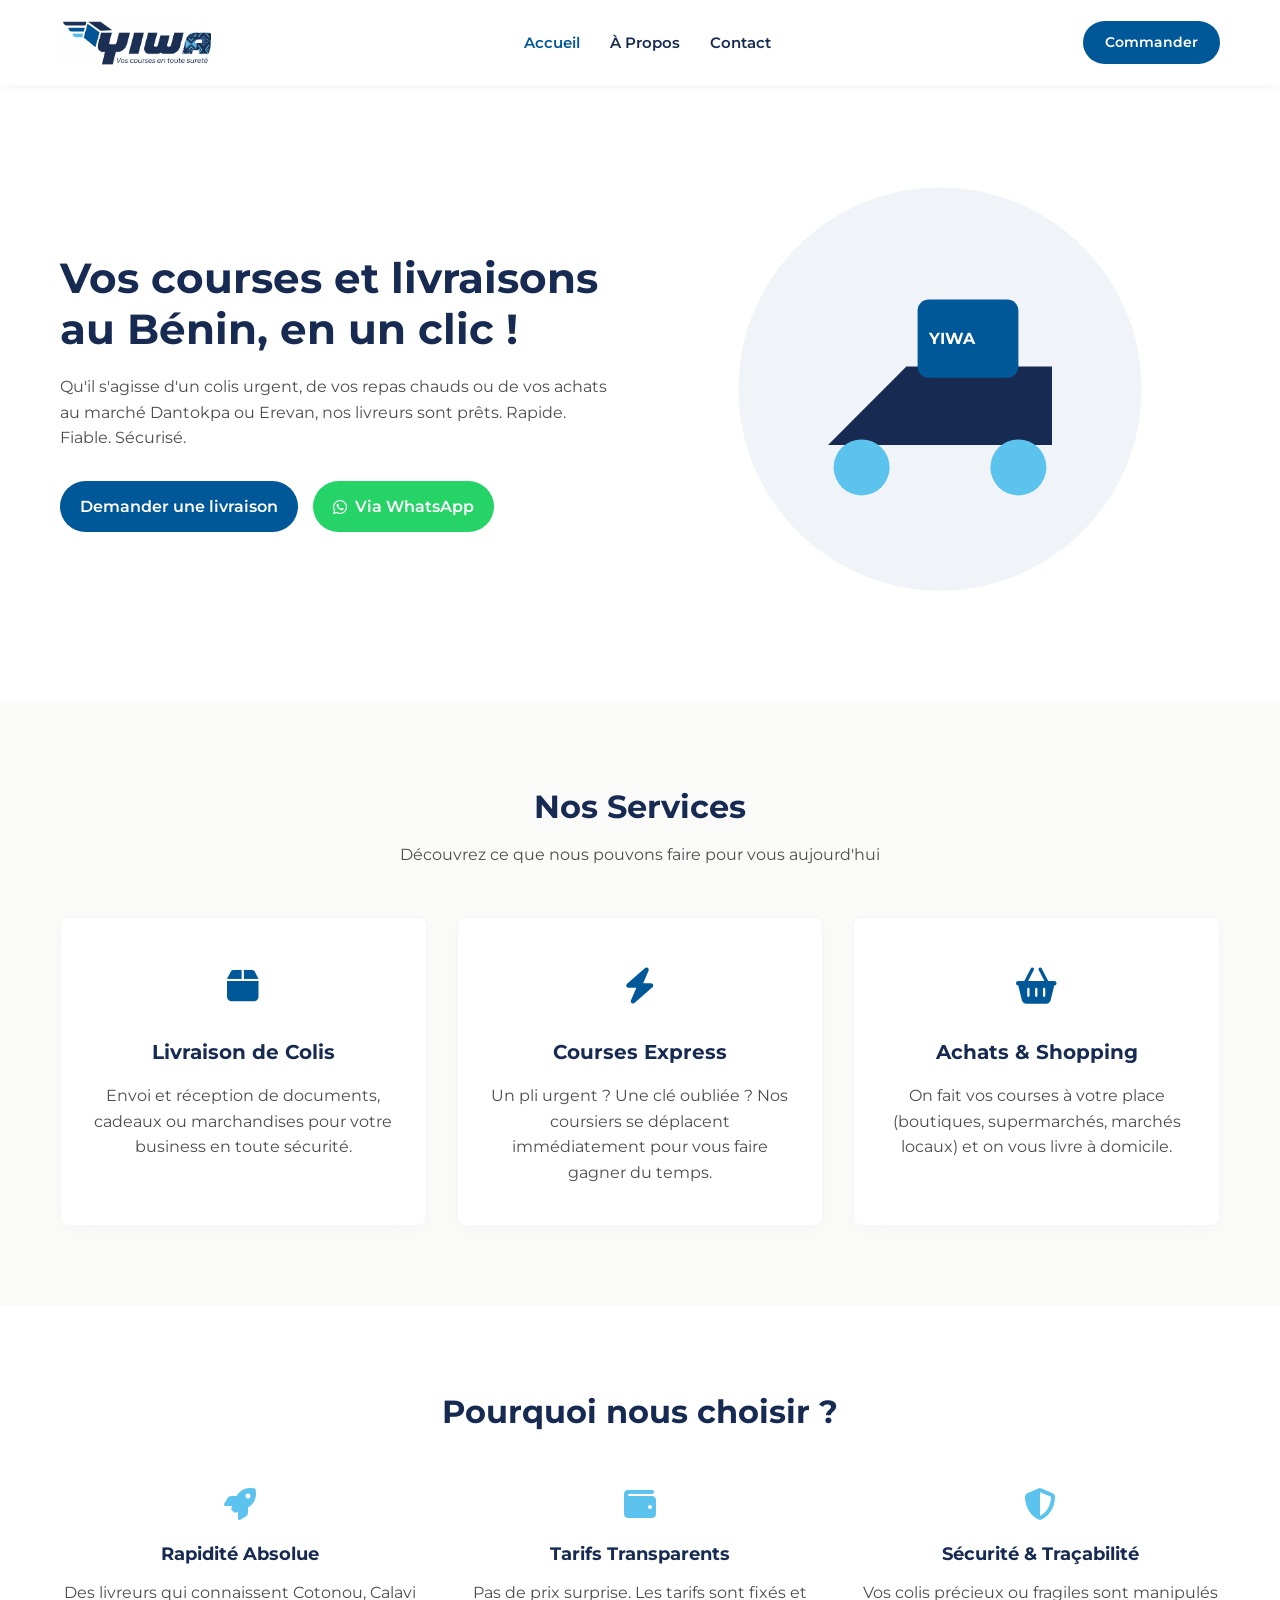
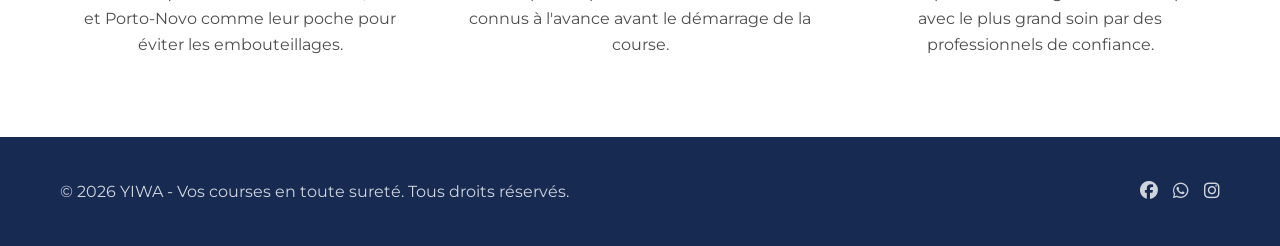
<file: index.html>
<!DOCTYPE html>
<html lang="fr">
<head>
    <meta charset="UTF-8">
    <meta name="viewport" content="width=device-width, initial-scale=1.0">
    <title>YIWA | Vos courses en toute sureté</title>
    
    <!-- Google Fonts - Typographie Officielle Montserrat -->
    <link rel="preconnect" href="https://fonts.googleapis.com">
    <link rel="preconnect" href="https://fonts.gstatic.com" crossorigin>
    <link href="https://fonts.googleapis.com/css2?family=Montserrat:ital,wght@0,400;0,600;0,700;1,400&display=swap" rel="stylesheet">
    
    <!-- FontAwesome for Icons -->
    <link rel="stylesheet" href="https://cdnjs.cloudflare.com/ajax/libs/font-awesome/6.4.0/css/all.min.css">
    <link rel="stylesheet" href="styles.css">
</head>
<body>

    <!-- Header / Navbar -->
    <header>
        <div class="container navbar">
            <!-- Intégration du Logotype sous forme d'image conforme à la charte -->
            <a href="index.html" class="logo">
                <img src="images/logo.png" alt="YIWA - Vos courses en toute sureté" title="YIWA">
            </a>
            <nav>
                <ul class="nav-links">
                    <li><a href="index.html" class="active-link">Accueil</a></li>
                    <li><a href="about.html">À Propos</a></li>
                    <li><a href="contact.html">Contact</a></li>
                </ul>
            </nav>
            <a href="contact.html" class="btn btn-primary nav-btn">Commander</a>
            <button class="menu-toggle" id="mobile-menu"><i class="fas fa-bars"></i></button>
        </div>
    </header>

    <!-- Hero Section -->
    <section class="hero">
        <div class="container hero-grid">
            <div class="hero-content">
                <h1>Vos courses et livraisons au Bénin, en un clic !</h1>
                <p>Qu'il s'agisse d'un colis urgent, de vos repas chauds ou de vos achats au marché Dantokpa ou Erevan, nos livreurs sont prêts. Rapide. Fiable. Sécurisé.</p>
                <div class="hero-buttons">
                    <a href="contact.html" class="btn btn-primary">Demander une livraison</a>
                    <a href="https://wa.me/2290157485666" target="_blank" class="btn btn-whatsapp"><i class="fab fa-whatsapp"></i> Via WhatsApp</a>
                </div>
            </div>
            <div class="hero-image">
                <!-- SVG réajusté avec la palette colorimétrique YIWA (Bleu Nuit #172B52 & Bleu Roi #005898) -->
                <svg viewBox="0 0 500 400" width="100%" height="100%">
                    <circle cx="250" cy="200" r="180" fill="#F0F4F8"/>
                    <path d="M150,250 L220,180 L350,180 L350,250 Z" fill="#172B52"/>
                    <circle cx="180" cy="270" r="25" fill="#5CC3EF"/>
                    <circle cx="320" cy="270" r="25" fill="#5CC3EF"/>
                    <rect x="230" y="120" width="90" height="70" rx="10" fill="#005898"/>
                    <text x="240" y="160" fill="white" font-family="Montserrat" font-weight="bold" font-size="14">YIWA</text>
                </svg>
            </div>
        </div>
    </section>

    <!-- Services Section -->
    <section class="services">
        <div class="container">
            <div class="section-title">
                <h2>Nos Services</h2>
                <p>Découvrez ce que nous pouvons faire pour vous aujourd'hui</p>
            </div>
            <div class="services-grid">
                <!-- Service 1 -->
                <div class="service-card">
                    <div class="service-icon"><i class="fas fa-box"></i></div>
                    <h3>Livraison de Colis</h3>
                    <p>Envoi et réception de documents, cadeaux ou marchandises pour votre business en toute sécurité.</p>
                </div>
                <!-- Service 2 -->
                <div class="service-card">
                    <div class="service-icon"><i class="fas fa-bolt"></i></div>
                    <h3>Courses Express</h3>
                    <p>Un pli urgent ? Une clé oubliée ? Nos coursiers se déplacent immédiatement pour vous faire gagner du temps.</p>
                </div>
                <!-- Service 3 -->
                <div class="service-card">
                    <div class="service-icon"><i class="fas fa-shopping-basket"></i></div>
                    <h3>Achats & Shopping</h3>
                    <p>On fait vos courses à votre place (boutiques, supermarchés, marchés locaux) et on vous livre à domicile.</p>
                </div>
            </div>
        </div>
    </section>

    <!-- Pourquoi Nous -->
    <section class="why-us">
        <div class="container">
            <div class="section-title">
                <h2>Pourquoi nous choisir ?</h2>
            </div>
            <div class="why-grid">
                <div class="why-item">
                    <i class="fas fa-rocket"></i>
                    <h4>Rapidité Absolue</h4>
                    <p>Des livreurs qui connaissent Cotonou, Calavi et Porto-Novo comme leur poche pour éviter les embouteillages.</p>
                </div>
                <div class="why-item">
                    <i class="fas fa-wallet"></i>
                    <h4>Tarifs Transparents</h4>
                    <p>Pas de prix surprise. Les tarifs sont fixés et connus à l'avance avant le démarrage de la course.</p>
                </div>
                <div class="why-item">
                    <i class="fas fa-shield-alt"></i>
                    <h4>Sécurité & Traçabilité</h4>
                    <p>Vos colis précieux ou fragiles sont manipulés avec le plus grand soin par des professionnels de confiance.</p>
                </div>
            </div>
        </div>
    </section>

    <!-- Footer -->
    <footer>
        <div class="container footer-content">
            <p>&copy; 2026 YIWA - Vos courses en toute sureté. Tous droits réservés.</p>
            <div class="socials">
                <a href="#"><i class="fab fa-facebook"></i></a>
                <a href="https://wa.me/2290157485666" target="_blank"><i class="fab fa-whatsapp"></i></a>
                <a href="#"><i class="fab fa-instagram"></i></a>
            </div>
        </div>
    </footer>

    <script src="script.js"></script>
</body>
</html>
</file>
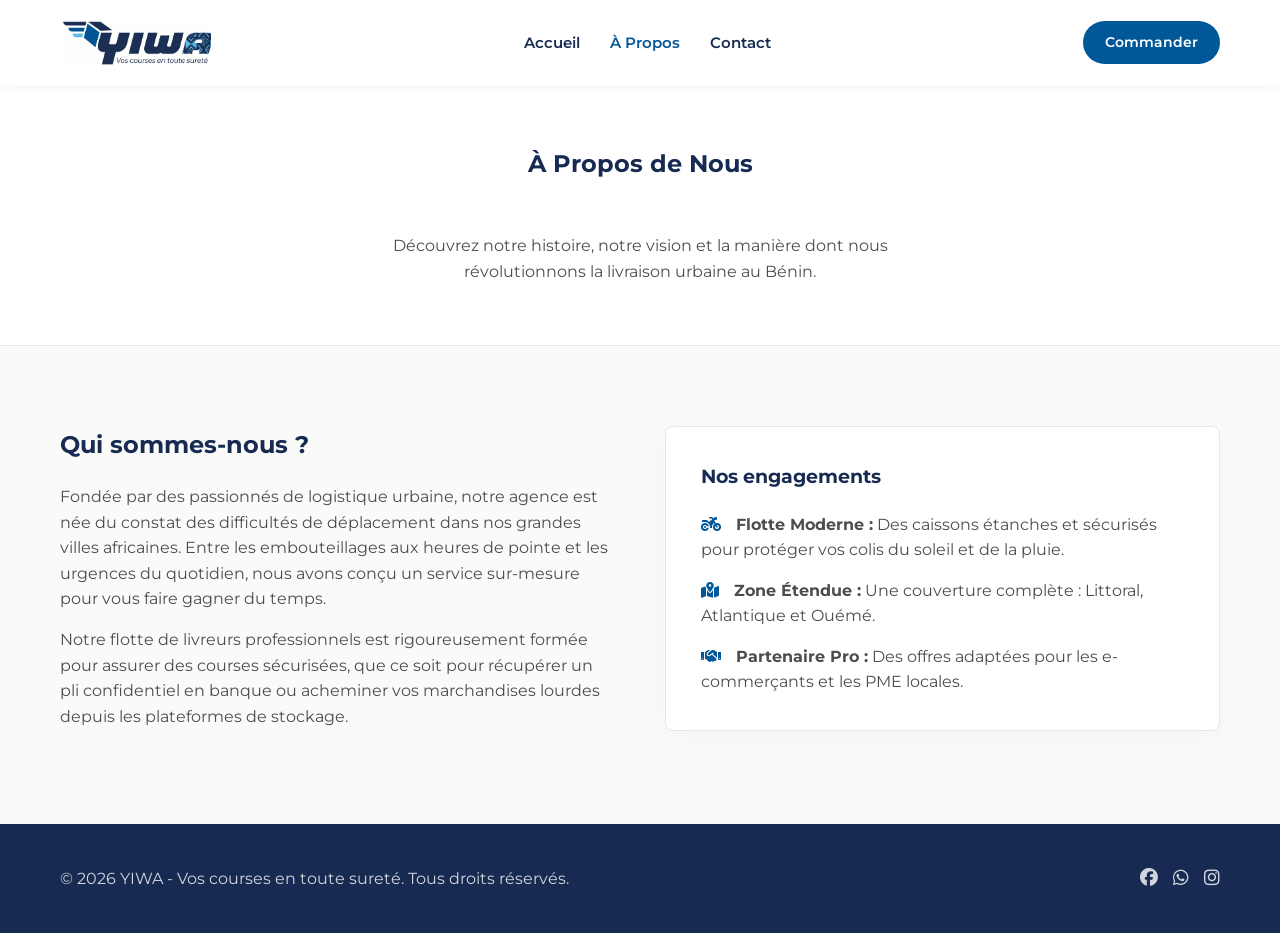
<file: about.html>
<!DOCTYPE html>
<html lang="fr">
<head>
    <meta charset="UTF-8">
    <meta name="viewport" content="width=device-width, initial-scale=1.0">
    <title>YIWA | À Propos</title>
    <!-- Google Fonts - Montserrat (Charte Officielle) -->
    <link rel="preconnect" href="https://fonts.googleapis.com">
    <link rel="preconnect" href="https://fonts.gstatic.com" crossorigin>
    <link href="https://fonts.googleapis.com/css2?family=Montserrat:ital,wght@0,300;0,400;0,600;0,700;1,400&display=swap" rel="stylesheet">
    <!-- FontAwesome for Icons -->
    <link rel="stylesheet" href="https://cdnjs.cloudflare.com/ajax/libs/font-awesome/6.4.0/css/all.min.css">
    <link rel="stylesheet" href="styles.css">
</head>
<body>

    <!-- Header / Navbar -->
    <header>
        <div class="container navbar">
            <a href="index.html" class="logo">
                <img src="images/logo.png" alt="YIWA - Vos courses en toute sureté" title="YIWA">
            </a>
            <nav>
                <ul class="nav-links">
                    <li><a href="index.html">Accueil</a></li>
                    <li><a href="about.html" class="active-link">À Propos</a></li>
                    <li><a href="contact.html">Contact</a></li>
                </ul>
            </nav>
            <a href="contact.html" class="btn btn-primary nav-btn">Commander</a>
            <button class="menu-toggle" id="mobile-menu"><i class="fas fa-bars"></i></button>
        </div>
    </header>

    <!-- Section Titre de la Page -->
    <section class="page-header">
        <div class="container">
            <h1 class="section-title">À Propos de Nous</h1>
            <p style="text-align: center; max-width: 600px; margin: 0 auto; color: #4D4D4D;">Découvrez notre histoire, notre vision et la manière dont nous révolutionnons la livraison urbaine au Bénin.</p>
        </div>
    </section>

    <!-- Contenu À Propos -->
    <section class="about-content container">
        <div class="about-grid">
            <div class="about-text">
                <h2>Qui sommes-nous ?</h2>
                <p>Fondée par des passionnés de logistique urbaine, notre agence est née du constat des difficultés de déplacement dans nos grandes villes africaines. Entre les embouteillages aux heures de pointe et les urgences du quotidien, nous avons conçu un service sur-mesure pour vous faire gagner du temps.</p>
                <p>Notre flotte de livreurs professionnels est rigoureusement formée pour assurer des courses sécurisées, que ce soit pour récupérer un pli confidentiel en banque ou acheminer vos marchandises lourdes depuis les plateformes de stockage.</p>
            </div>
            <div class="about-values-box card">
                <h3 style="margin-bottom: 20px; color: #172B52;">Nos engagements</h3>
                <ul class="values-list" style="list-style: none; display: flex; flex-direction: column; gap: 15px;">
                    <li><strong><i class="fas fa-motorcycle" style="color: #005898; margin-right: 10px;"></i> Flotte Moderne :</strong> Des caissons étanches et sécurisés pour protéger vos colis du soleil et de la pluie.</li>
                    <li><strong><i class="fas fa-map-marked-alt" style="color: #005898; margin-right: 10px;"></i> Zone Étendue :</strong> Une couverture complète : Littoral, Atlantique et Ouémé.</li>
                    <li><strong><i class="fas fa-handshake" style="color: #005898; margin-right: 10px;"></i> Partenaire Pro :</strong> Des offres adaptées pour les e-commerçants et les PME locales.</li>
                </ul>
            </div>
        </div>
    </section>

    <!-- Footer -->
    <footer>
        <div class="container footer-content">
            <p>&copy; 2026 YIWA - Vos courses en toute sureté. Tous droits réservés.</p>
            <div class="socials">
                <a href="#"><i class="fab fa-facebook"></i></a>
                <a href="https://wa.me/2290157485666" target="_blank"><i class="fab fa-whatsapp"></i></a>
                <a href="#"><i class="fab fa-instagram"></i></a>
            </div>
        </div>
    </footer>

    <script src="script.js"></script>
</body>
</html>
</file>
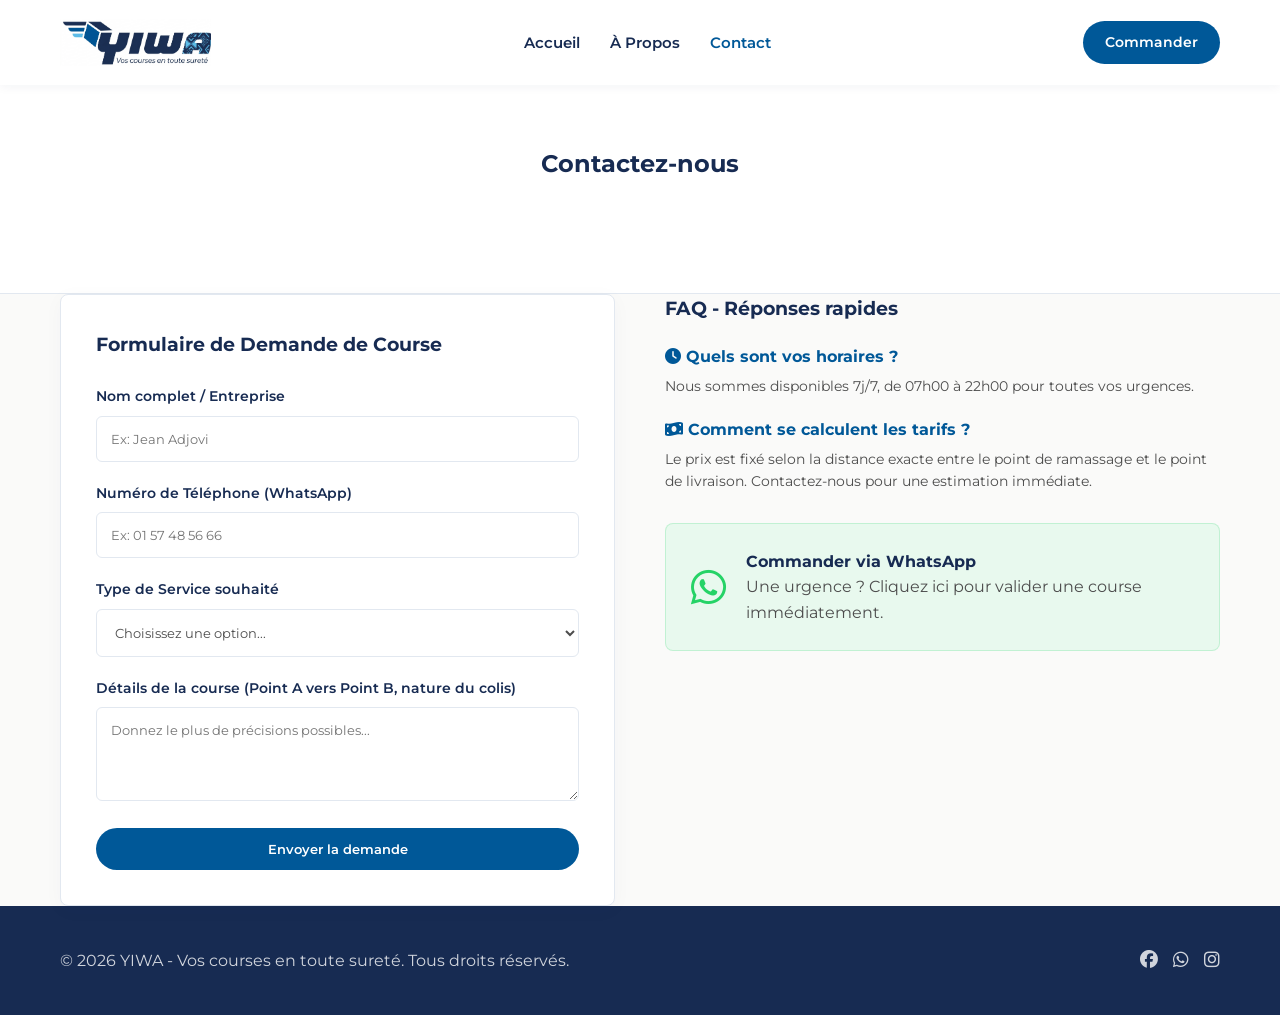
<file: contact.html>
<!DOCTYPE html>
<html lang="fr">
<head>
    <meta charset="UTF-8">
    <meta name="viewport" content="width=device-width, initial-scale=1.0">
    <title>YIWA | Contact</title>
    <!-- Google Fonts - Montserrat (Charte Officielle) -->
    <link rel="preconnect" href="https://fonts.googleapis.com">
    <link rel="preconnect" href="https://fonts.gstatic.com" crossorigin>
    <link href="https://fonts.googleapis.com/css2?family=Montserrat:ital,wght@0,300;0,400;0,600;0,700;1,400&display=swap" rel="stylesheet">
    <!-- FontAwesome for Icons -->
    <link rel="stylesheet" href="https://cdnjs.cloudflare.com/ajax/libs/font-awesome/6.4.0/css/all.min.css">
    <link rel="stylesheet" href="styles.css">
</head>
<body>

    <!-- Header / Navbar -->
    <header>
        <div class="container navbar">
            <a href="index.html" class="logo">
                <img src="images/logo.png" alt="YIWA - Vos courses en toute sureté" title="YIWA">
            </a>
            <nav>
                <ul class="nav-links">
                    <li><a href="index.html">Accueil</a></li>
                    <li><a href="about.html">À Propos</a></li>
                    <li><a href="contact.html" class="active-link">Contact</a></li>
                </ul>
            </nav>
            <a href="contact.html" class="btn btn-primary nav-btn">Commander</a>
            <button class="menu-toggle" id="mobile-menu"><i class="fas fa-bars"></i></button>
        </div>
    </header>

    <!-- Section Titre de la Page -->
    <section class="page-header">
        <div class="container">
            <h1 class="section-title">Contactez-nous</h1>
        </div>
    </section>

    <!-- Formulaire et Infos de Contact -->
    <section class="container">
        <div class="contact-grid">
            <!-- Formulaire à gauche -->
            <div class="card">
                <h3 style="margin-bottom: 25px; color: #172B52;">Formulaire de Demande de Course</h3>
                <form id="deliveryForm">
                    <div class="form-group">
                        <label for="name">Nom complet / Entreprise</label>
                        <input type="text" id="name" class="form-control" placeholder="Ex: Jean Adjovi" required>
                    </div>
                    <div class="form-group">
                        <label for="phone">Numéro de Téléphone (WhatsApp)</label>
                        <input type="tel" id="phone" class="form-control" placeholder="Ex: 01 57 48 56 66" required>
                    </div>
                    <div class="form-group">
                        <label for="service">Type de Service souhaité</label>
                        <select id="service" class="form-control" required>
                            <option value="" disabled selected>Choisissez une option...</option>
                            <option value="Livraison de colis">Livraison de Colis</option>
                            <option value="Course Express">Course Express (Urgente)</option>
                            <option value="Achats & Marché">Achats & Shopping</option>
                        </select>
                    </div>
                    <div class="form-group">
                        <label for="details">Détails de la course (Point A vers Point B, nature du colis)</label>
                        <textarea id="details" class="form-control" rows="4" placeholder="Donnez le plus de précisions possibles..." required></textarea>
                    </div>
                    <button type="submit" class="btn btn-primary" style="width: 100%;">Envoyer la demande</button>
                </form>
            </div>

            <!-- FAQ & Liens à droite -->
            <div class="contact-info">
                <h3 style="color: #172B52; margin-bottom: 20px;">FAQ - Réponses rapides</h3>
                
                <div class="faq-item" style="margin-bottom: 20px;">
                    <h4 style="color: #005898; font-size: 16px; margin-bottom: 5px;"><i class="fas fa-clock"></i> Quels sont vos horaires ?</h4>
                    <p style="font-size: 14px; color: #4D4D4D;">Nous sommes disponibles 7j/7, de 07h00 à 22h00 pour toutes vos urgences.</p>
                </div>

                <div class="faq-item" style="margin-bottom: 20px;">
                    <h4 style="color: #005898; font-size: 16px; margin-bottom: 5px;"><i class="fas fa-money-bill-wave"></i> Comment se calculent les tarifs ?</h4>
                    <p style="font-size: 14px; color: #4D4D4D;">Le prix est fixé selon la distance exacte entre le point de ramassage et le point de livraison. Contactez-nous pour une estimation immédiate.</p>
                </div>

                <a href="https://wa.me/2290157485666" target="_blank" class="whatsapp-card">
                    <i class="fab fa-whatsapp"></i>
                    <div>
                        <h4>Commander via WhatsApp</h4>
                        <p>Une urgence ? Cliquez ici pour valider une course immédiatement.</p>
                    </div>
                </a>
            </div>
        </div>
    </section>

    <!-- Footer -->
    <footer>
        <div class="container footer-content">
            <p>&copy; 2026 YIWA - Vos courses en toute sureté. Tous droits réservés.</p>
            <div class="socials">
                <a href="#"><i class="fab fa-facebook"></i></a>
                <a href="https://wa.me/2290157485666" target="_blank"><i class="fab fa-whatsapp"></i></a>
                <a href="#"><i class="fab fa-instagram"></i></a>
            </div>
        </div>
    </footer>

    <script src="script.js"></script>
</body>
</html>
</file>
<file: styles.css>
:root {
    --yiwa-dark: #172B52;       /* Bleu Nuit */
    --yiwa-primary: #005898;    /* Bleu Roi */
    --yiwa-light-blue: #5CC3EF; /* Bleu Ciel */
    --yiwa-text: #4D4D4D;       /* Gris Foncé pour paragraphes */
    
    /* Couleurs structurelles */
    --white: #FFFFFF;
    --light-bg: #FAFAF9;
    --whatsapp-color: #25D366;
    --border-color: #E2E8F0;
    
    --transition: all 0.3s ease;
}


* {
    margin: 0;
    padding: 0;
    box-sizing: border-box;
}

body {
    font-family: 'Montserrat', sans-serif;
    background-color: var(--light-bg);
    color: var(--yiwa-text);
    line-height: 1.6;
}

h1, h2, h3, h4, h5, h6 {
    color: var(--yiwa-dark);
    font-weight: 700;
}

p {
    color: var(--yiwa-text);
}

a {
    text-decoration: none;
    color: inherit;
    transition: var(--transition);
}

.container {
    max-width: 1200px;
    margin: 0 auto;
    padding: 0 20px;
}

header {
    background-color: var(--white);
    box-shadow: 0 2px 10px rgba(23, 43, 82, 0.05);
    position: sticky;
    top: 0;
    z-index: 1000;
    height: 85px;
    display: flex;
    align-items: center;
}

.navbar {
    display: flex;
    justify-content: space-between;
    align-items: center;
    width: 100%;
}

.logo img {
    height: 48px;
    width: auto;
    display: block;
    object-fit: contain;
}

.nav-links {
    display: flex;
    list-style: none;
    gap: 30px;
}

.nav-links a {
    font-weight: 600;
    font-size: 15px;
    color: var(--yiwa-dark);
}

.nav-links a:hover,
.nav-links a.active-link {
    color: var(--yiwa-primary);
}

.menu-toggle {
    display: none;
    font-size: 24px;
    color: var(--yiwa-dark);
    background: none;
    border: none;
    cursor: pointer;
}

  
.btn {
    display: inline-block;
    padding: 13px 20px;
    font-weight: 600;
    border-radius: 90px;
    cursor: pointer;
    
    font-family: 'Montserrat', sans-serif;
    transition: var(--transition);
    text-align: center;

    border: none;               /* Supprime la bordure grise par défaut des mobiles */
    outline: none;              /* Supprime le contour bleu/noir au clic sur mobile */
    -webkit-appearance: none;   /* Force iOS/Safari à abandonner son design de bouton natif */
    appearance: none;
}

.btn-primary {
    background-color: var(--yiwa-primary);
    color: var(--white);
}

.btn-primary:hover {
    background-color: var(--yiwa-dark);
    transform: translateY(-2px);
}

.btn-whatsapp {
    background-color: var(--whatsapp-color);
    color: var(--white);
    display: inline-flex;
    align-items: center;
    gap: 8px;
}

.btn-whatsapp:hover {
    background-color: #1ebd58;
    transform: translateY(-2px);
}

.nav-btn {
    padding: 10px 22px;
    font-size: 14px;
}


.hero {
    padding: 80px 0;
    background-color: var(--white);
}

.hero-grid {
    display: grid;
    grid-template-columns: 1fr 1fr;
    gap: 40px;
    align-items: center;
}

.hero-content h1 {
    font-size: 42px;
    line-height: 1.2;
    margin-bottom: 20px;
}

.hero-content p {
    font-size: 16px;
    margin-bottom: 30px;
}

.hero-buttons {
    display: flex;
    gap: 15px;
    flex-wrap: wrap;
}


.services {
    padding: 80px 0;
}

.section-title {
    text-align: center;
    margin-bottom: 50px;
}

.section-title h2 {
    font-size: 32px;
    margin-bottom: 10px;
}

.services-grid {
    display: grid;
    grid-template-columns: repeat(3, 1fr);
    gap: 30px;
}

.service-card {
    background-color: var(--white);
    padding: 40px 30px;
    border-radius: 8px;
    text-align: center;
    box-shadow: 0 4px 20px rgba(23, 43, 82, 0.02);
    border: 1px solid rgba(23, 43, 82, 0.04);
    transition: var(--transition);
}

.service-card:hover {
    transform: translateY(-5px);
    box-shadow: 0 10px 25px rgba(23, 43, 82, 0.06);
}

.service-icon {
    font-size: 36px;
    color: var(--yiwa-primary);
    margin-bottom: 20px;
}

.service-card h3 {
    margin-bottom: 15px;
    font-size: 20px;
}


.why-us {
    padding: 80px 0;
    background-color: var(--white);
}

.why-grid {
    display: grid;
    grid-template-columns: repeat(3, 1fr);
    gap: 40px;
}

.why-item {
    text-align: center;
}

.why-item i {
    font-size: 32px;
    color: var(--yiwa-light-blue);
    margin-bottom: 20px;
}

.why-item h4 {
    font-size: 18px;
    margin-bottom: 12px;
}


.page-header {
    background-color: var(--white);
    padding: 60px 0;
    border-bottom: 1px solid var(--border-color);
}

.about-content {
    padding: 80px 20px;
}

.about-grid, .contact-grid {
    display: grid;
    grid-template-columns: 1fr 1fr;
    gap: 50px;
    align-items: start;
}

.about-text h2 {
    margin-bottom: 20px;
}

.about-text p {
    margin-bottom: 15px;
}

.card {
    background-color: var(--white);
    padding: 35px;
    border-radius: 8px;
    box-shadow: 0 4px 20px rgba(23, 43, 82, 0.03);
    border: 1px solid var(--border-color);
}

/* Formulaires */
.form-group {
    margin-bottom: 20px;
}

.form-group label {
    display: block;
    font-weight: 600;
    margin-bottom: 8px;
    color: var(--yiwa-dark);
    font-size: 14px;
}

.form-control {
    width: 100%;
    padding: 14px;
    border: 1px solid var(--border-color);
    background-color: var(--white);
    border-radius: 6px;
    font-family: 'Montserrat', sans-serif;
    color: var(--yiwa-text);
    transition: var(--transition);
}

.form-control:focus {
    outline: none;
    border-color: var(--yiwa-primary);
}

.whatsapp-card {
    display: flex;
    align-items: center;
    gap: 20px;
    background-color: #E8F9EE;
    border: 1px solid rgba(37, 211, 102, 0.2);
    padding: 25px;
    border-radius: 8px;
    color: var(--yiwa-dark);
    margin-top: 30px;
}

.whatsapp-card i {
    font-size: 40px;
    color: var(--whatsapp-color);
}


footer {
    background-color: var(--yiwa-dark);
    color: var(--white);
    padding: 40px 0;
}

.footer-content {
    display: flex;
    justify-content: space-between;
    align-items: center;
    flex-wrap: wrap;
    gap: 20px;
}

footer p {
    color: var(--white);
    opacity: 0.8;
}

.socials {
    display: flex;
    gap: 15px;
}

.socials a {
    font-size: 18px;
    opacity: 0.8;
}

.socials a:hover {
    opacity: 1;
    color: var(--yiwa-light-blue);
}

@media (max-width: 992px) {
    .services-grid, .why-grid {
        grid-template-columns: 1fr;
    }
    .hero-grid, .about-grid, .contact-grid {
        grid-template-columns: 1fr;
        gap: 40px;
    }
    .hero-content h1 {
        font-size: 32px;
    }
}

@media (max-width: 768px) {
    .menu-toggle {
        display: block;
    }
    .nav-links {
        display: none;
        flex-direction: column;
        position: absolute;
        top: 85px;
        left: 0;
        width: 100%;
        background-color: var(--white);
        padding: 30px 20px;
        box-shadow: 0 10px 15px rgba(23, 43, 82, 0.08);
        gap: 20px;
        text-align: center;
    }
    .nav-links.active {
        display: flex !important;
    }
    .nav-btn {
        display: none; /* Cache le bouton de droite sur mobile pour aérer */
    }
    .footer-content {
        flex-direction: column;
        text-align: center;
    }
}
</file>
